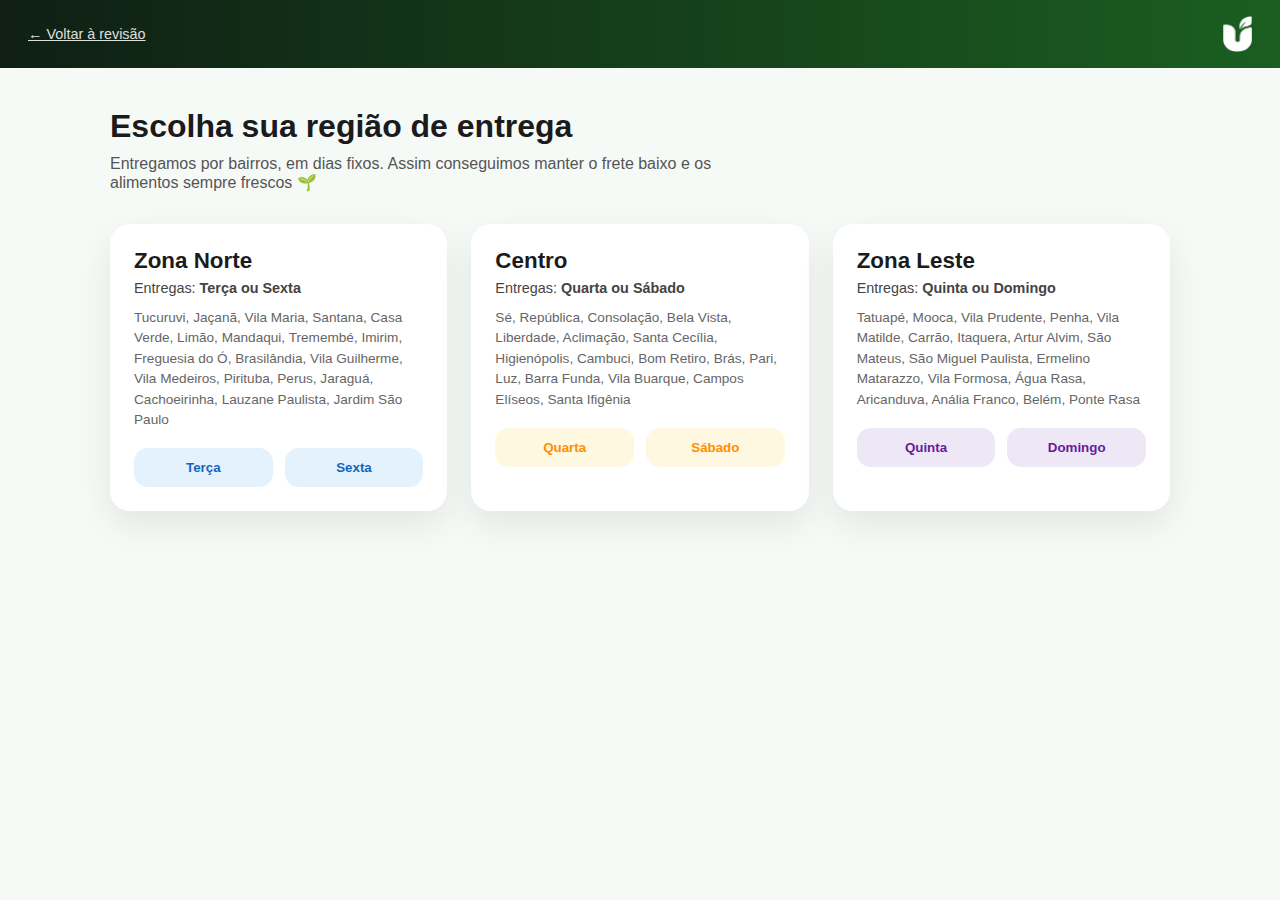
<file: urban-life/frontend/checkout.html>
<!doctype html>
<html lang="pt-BR">
<head>
  <meta charset="UTF-8" />
  <meta name="viewport" content="width=device-width, initial-scale=1.0" />
  <title>Checkout | Urban Life</title>
  <link rel="stylesheet" href="./css/checkout.css" />
</head>
<body>

<nav class="checkout-nav">
  <a href="./entrega.html">← Voltar</a>
  <img src="./imgs/logo_Prancheta 1 cópia (1).png" />
</nav>

<main class="checkout-container">

  <section class="checkout-form">
    <h1>Endereço de entrega</h1>

    <form id="form-checkout">
      <input required placeholder="Rua e número" />
      <input required placeholder="Bairro" />
      <input required placeholder="Cidade" />
      <input required placeholder="CEP" />

      <button type="submit" class="btn-finalizar">df
        Ir para pagamento
      </button>
    </form>
  </section>

  <aside class="checkout-resumo">
    <h3>Resumo</h3>

    <p><strong>Região:</strong> <span id="resumo-regiao"></span></p>
    <p><strong>Dia:</strong> <span id="resumo-dia"></span></p>
    <p><strong>Frete:</strong> R$ <span id="resumo-frete"></span></p>

    <hr />

    <p class="total">
      Total: R$ <strong id="resumo-total"></strong>
    </p>
  </aside>

</main>

<script src="./js/checkout.js"></script>
</body>
</html>
</file>
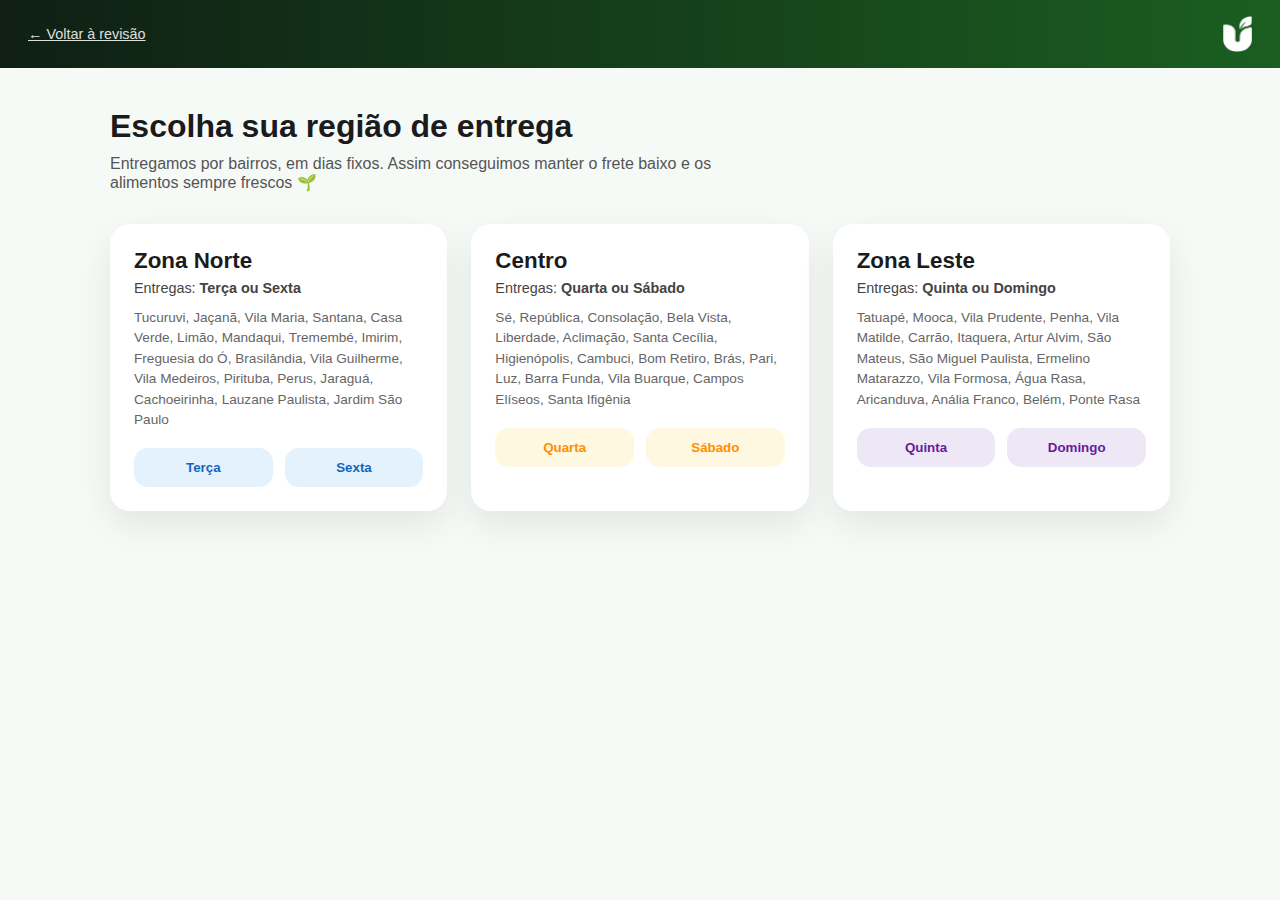
<file: urban-life/frontend/entrega.html>
<!doctype html>
<html lang="pt-BR">
<head>
  <meta charset="UTF-8" />
  <meta name="viewport" content="width=device-width, initial-scale=1.0"/>
  <title>Entrega | Urban Life</title>
  <link rel="stylesheet" href="./css/entrega.css" />
</head>
<body>

<nav class="entrega-nav">
  <a href="./revisao-cesta.html">← Voltar à revisão</a>
  <img src="./imgs/logo_Prancheta 1 cópia (1).png" alt="Urban Life" />
</nav>

<main class="entrega-container">

  <h1>Escolha sua região de entrega</h1>
  <p class="sub">
    Entregamos por bairros, em dias fixos.  
    Assim conseguimos manter o frete baixo e os alimentos sempre frescos 🌱
  </p>

  <section class="regioes">

    <!-- ZONA NORTE -->
    <div class="regiao-card norte">
      <h3>Zona Norte</h3>
      <p class="dias">Entregas: <strong>Terça ou Sexta</strong></p>

      <p class="bairros">
        Tucuruvi, Jaçanã, Vila Maria, Santana, Casa Verde, Limão,
        Mandaqui, Tremembé, Imirim, Freguesia do Ó, Brasilândia,
        Vila Guilherme, Vila Medeiros, Pirituba, Perus,
        Jaraguá, Cachoeirinha, Lauzane Paulista, Jardim São Paulo
      </p>

      <div class="acoes">
        <button onclick="selecionarRegiao('Zona Norte','Terça')">Terça</button>
        <button onclick="selecionarRegiao('Zona Norte','Sexta')">Sexta</button>
      </div>
    </div>

    <!-- CENTRO -->
    <div class="regiao-card centro">
      <h3>Centro</h3>
      <p class="dias">Entregas: <strong>Quarta ou Sábado</strong></p>

      <p class="bairros">
        Sé, República, Consolação, Bela Vista, Liberdade,
        Aclimação, Santa Cecília, Higienópolis, Cambuci,
        Bom Retiro, Brás, Pari, Luz, Barra Funda,
        Vila Buarque, Campos Elíseos, Santa Ifigênia
      </p>

      <div class="acoes">
        <button onclick="selecionarRegiao('Centro','Quarta')">Quarta</button>
        <button onclick="selecionarRegiao('Centro','Sábado')">Sábado</button>
      </div>
    </div>

    <!-- ZONA LESTE -->
    <div class="regiao-card leste">
      <h3>Zona Leste</h3>
      <p class="dias">Entregas: <strong>Quinta ou Domingo</strong></p>

      <p class="bairros">
        Tatuapé, Mooca, Vila Prudente, Penha, Vila Matilde,
        Carrão, Itaquera, Artur Alvim, São Mateus,
        São Miguel Paulista, Ermelino Matarazzo,
        Vila Formosa, Água Rasa, Aricanduva,
        Anália Franco, Belém, Ponte Rasa
      </p>

      <div class="acoes">
        <button onclick="selecionarRegiao('Zona Leste','Quinta')">Quinta</button>
        <button onclick="selecionarRegiao('Zona Leste','Domingo')">Domingo</button>
      </div>
    </div>

  </section>

</main>

<script src="./js/entrega.js"></script>
</body>
</html>
</file>
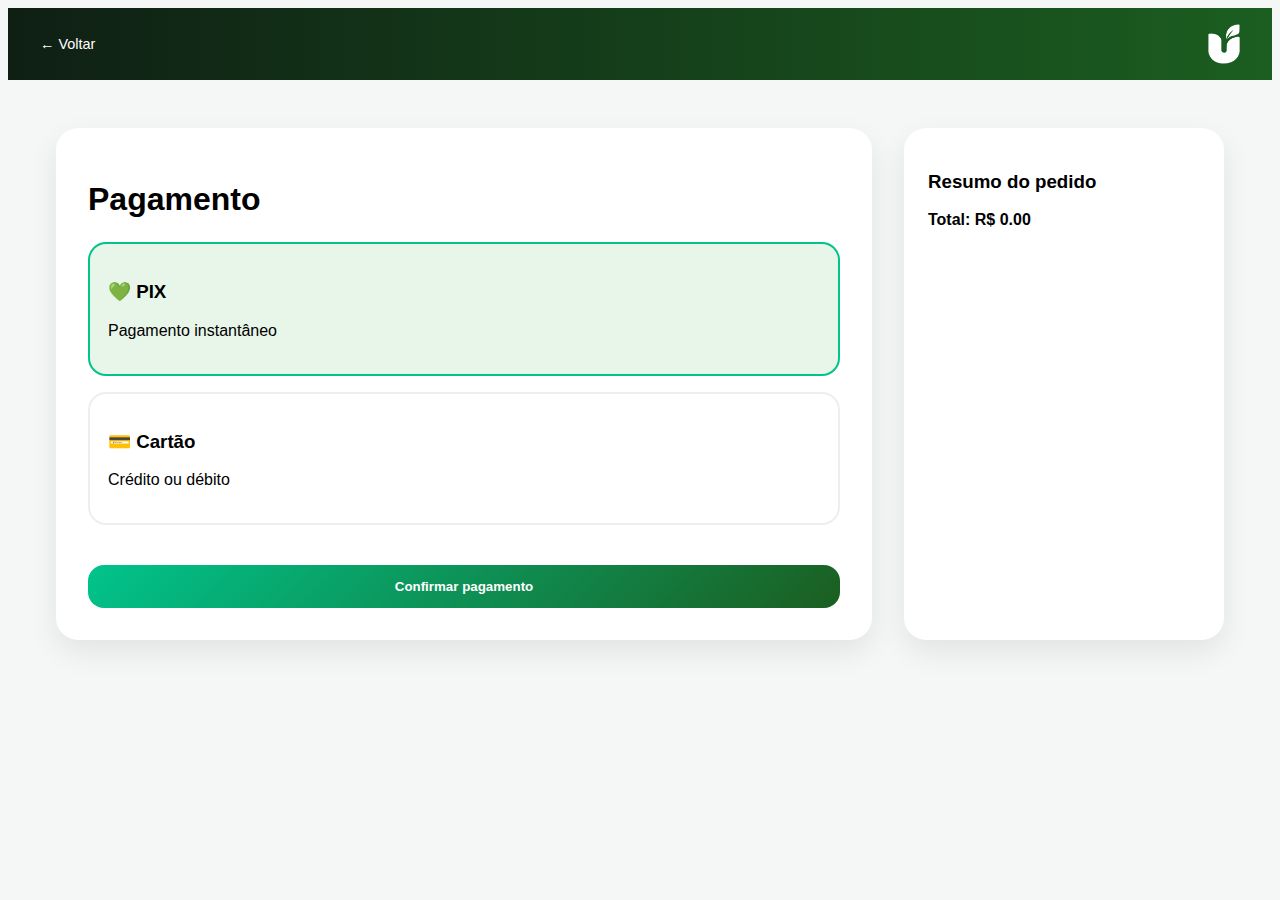
<file: urban-life/frontend/pagamento.html>
<!DOCTYPE html>
<html lang="pt-BR">
<head>
  <meta charset="UTF-8" />
  <meta name="viewport" content="width=device-width, initial-scale=1.0"/>
  <title>Pagamento | Urban Life</title>
  <link rel="stylesheet" href="./css/pagamento.css" />
</head>
<body>

<nav class="checkout-nav">
  <a href="./checkout.html">← Voltar</a>
  <img src="./imgs/logo_Prancheta 1 cópia (1).png" alt="Urban Life" />
</nav>

<main class="pagamento-container">

  <section class="pagamento-opcoes">
    <h1>Pagamento</h1>

    <div class="opcao ativo" data-metodo="pix">
      <h3>💚 PIX</h3>
      <p>Pagamento instantâneo</p>
    </div>

    <div class="opcao" data-metodo="cartao">
      <h3>💳 Cartão</h3>
      <p>Crédito ou débito</p>
    </div>

    <button id="confirmar-pagamento" class="btn-pagar">
      Confirmar pagamento
    </button>
  </section>

  <aside class="pagamento-resumo">
    <h3>Resumo do pedido</h3>
    <ul id="resumo-itens"></ul>
    <strong>Total: R$ <span id="resumo-total">0.00</span></strong>
  </aside>

</main>

<script src="./js/pagamento.js"></script>
</body>
</html>
</file>
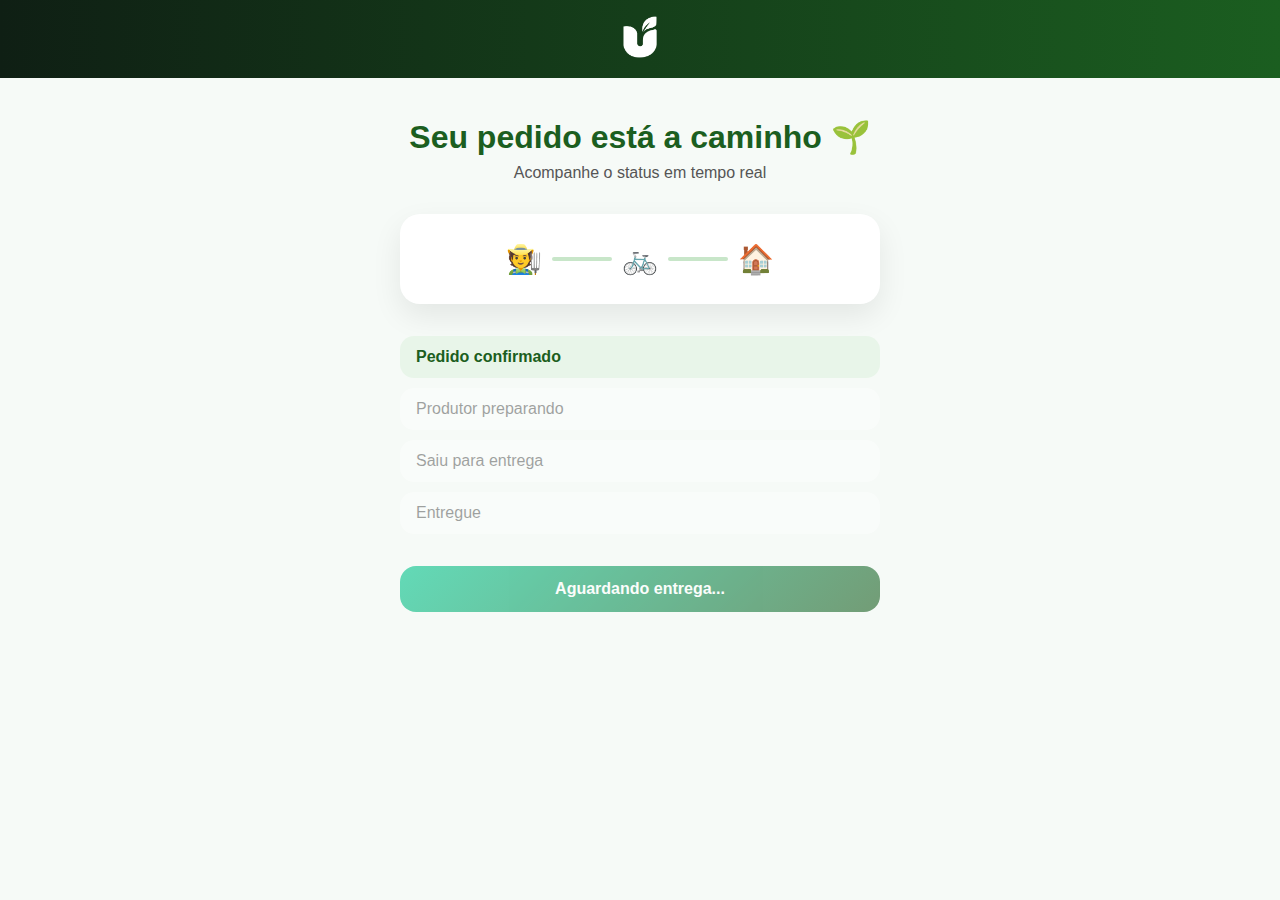
<file: urban-life/frontend/pedido-status.html>
<!DOCTYPE html>
<html lang="pt-BR">
<head>
  <meta charset="UTF-8" />
  <meta name="viewport" content="width=device-width, initial-scale=1.0"/>
  <title>Status do Pedido | Urban Life</title>
  <link rel="stylesheet" href="./css/pedido-status.css" />
</head>
<body>

<nav class="status-nav">
  <img src="./imgs/logo_Prancheta 1 cópia (1).png" alt="Urban Life">
</nav>

<main class="status-container">

  <h1>Seu pedido está a caminho 🌱</h1>
  <p class="subtitulo">Acompanhe o status em tempo real</p>

  <!-- MAPA FAKE -->
  <div class="mapa">
    <div class="rota">
      <span class="ponto produtor">🧑‍🌾</span>
      <span class="linha"></span>
      <span class="ponto bike">🚲</span>
      <span class="linha"></span>
      <span class="ponto casa">🏠</span>
    </div>
  </div>

  <!-- TIMELINE -->
  <ul class="timeline">
    <li class="ativo">Pedido confirmado</li>
    <li>Produtor preparando</li>
    <li>Saiu para entrega</li>
    <li>Entregue</li>
  </ul>

  <button id="acao-final" class="btn-final" disabled>
    Aguardando entrega...
  </button>

</main>

<script src="./js/pedido-status.js"></script>
</body>
</html>
</file>
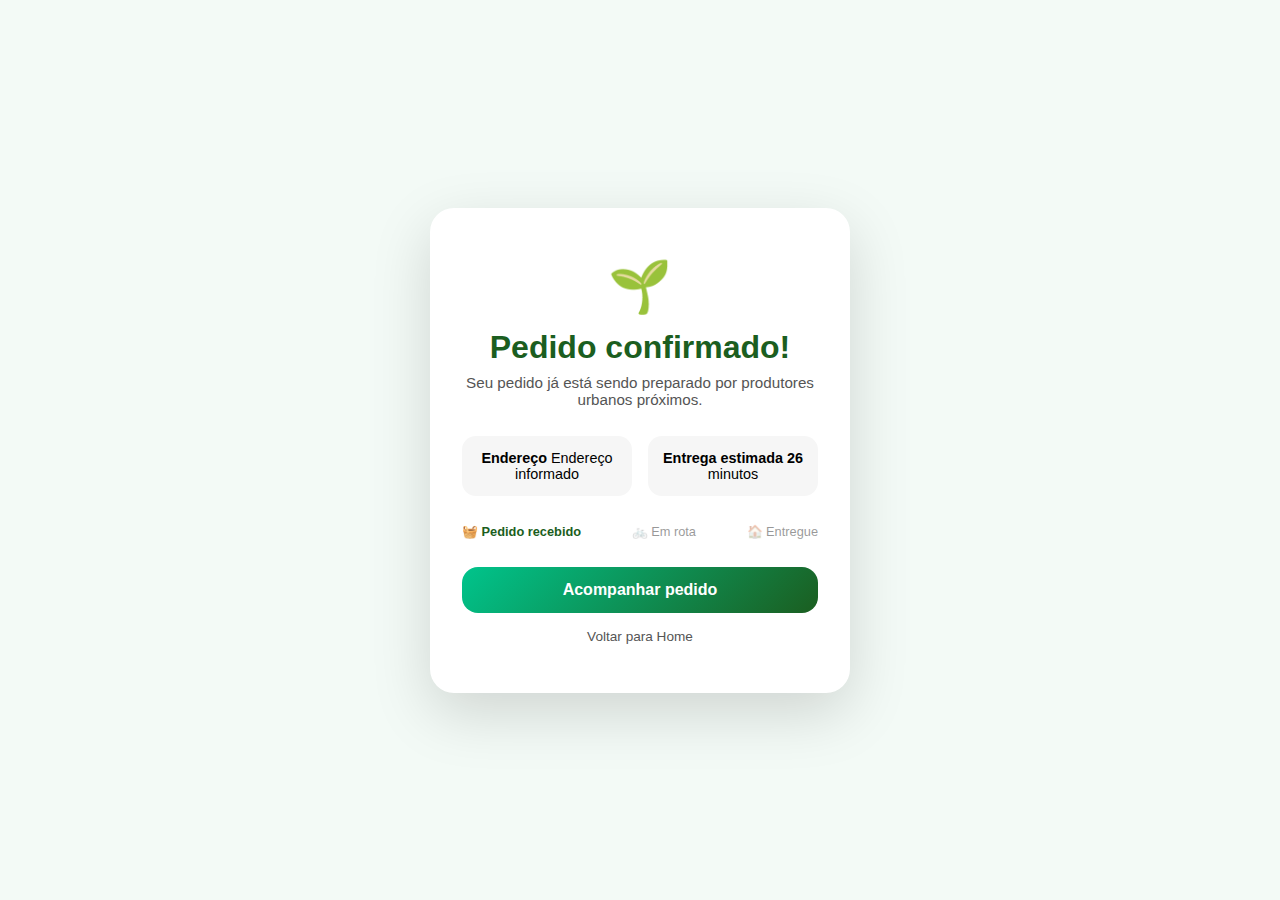
<file: urban-life/frontend/pedido.html>
<!DOCTYPE html>
<html lang="pt-BR">
<head>
  <meta charset="UTF-8" />
  <meta name="viewport" content="width=device-width, initial-scale=1.0"/>
  <title>Pedido confirmado | Urban Life</title>
  <link rel="stylesheet" href="./css/pedido.css" />
</head>
<body>

<main class="pedido-container">

  <div class="check-anim">🌱</div>

  <h1>Pedido confirmado!</h1>
  <p class="sub">
    Seu pedido já está sendo preparado por produtores urbanos próximos.
  </p>

  <div class="pedido-info">
    <div>
      <strong>Endereço</strong>
      <span id="endereco">Carregando...</span>
    </div>

    <div>
      <strong>Entrega estimada</strong>
      <span><b id="tempo">—</b> minutos</span>
    </div>
  </div>

  <div class="status">
    <div class="ativo">🧺 Pedido recebido</div>
    <div>🚲 Em rota</div>
    <div>🏠 Entregue</div>
  </div>

  <a href="./pedido-status.html" class="btn-principal">
    Acompanhar pedido
  </a>

  <a href="./index.html" class="voltar">
    Voltar para Home
  </a>

</main>

<script src="./js/pedido.js"></script>
</body>
</html>
</file>
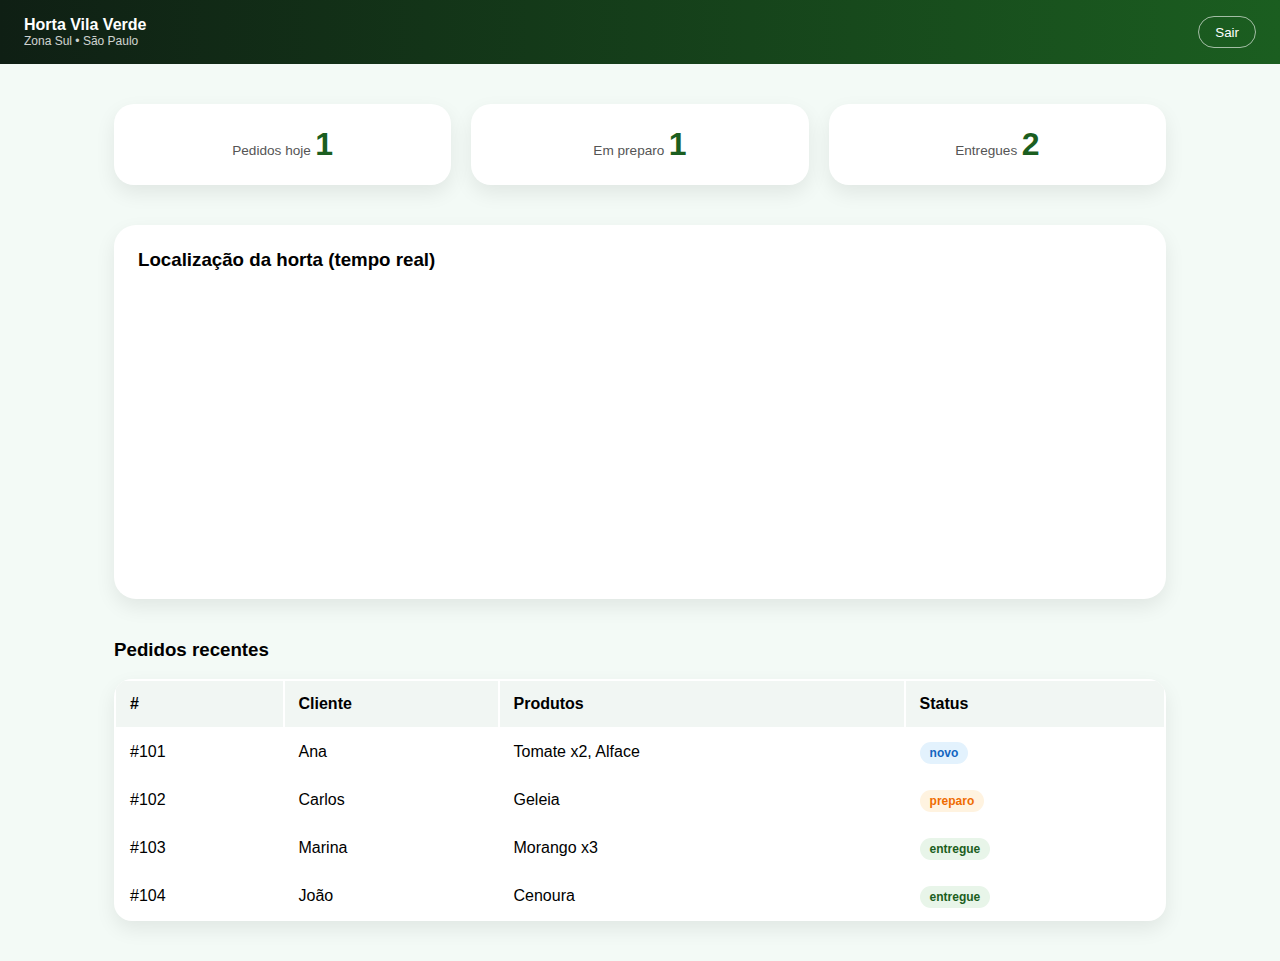
<file: urban-life/frontend/produtor-dashboard.html>
<!DOCTYPE html>
<html lang="pt-BR">
<head>
  <meta charset="UTF-8" />
  <meta name="viewport" content="width=device-width, initial-scale=1.0"/>
  <title>Dashboard do Produtor | Urban Life</title>
  <link rel="stylesheet" href="./css/produtor-dashboard.css" />
</head>
<body>

<nav class="dashboard-nav">
  <div>
    <strong>Horta Vila Verde</strong>
    <small>Zona Sul • São Paulo</small>
  </div>
  <button id="logout" class="btn-outline">Sair</button>
</nav>

<main class="dashboard-container">

  <!-- RESUMO -->
  <section class="dashboard-resumo">
    <div class="resumo-card">
      <span>Pedidos hoje</span>
      <strong id="qtd-hoje">0</strong>
    </div>
    <div class="resumo-card">
      <span>Em preparo</span>
      <strong id="qtd-preparo">0</strong>
    </div>
    <div class="resumo-card">
      <span>Entregues</span>
      <strong id="qtd-entregues">0</strong>
    </div>
  </section>

  <!-- MAPA -->
  <section class="dashboard-mapa">
    <h3>Localização da horta (tempo real)</h3>
    <iframe
      src="https://maps.google.com/maps?q=São%20Paulo&t=&z=14&ie=UTF8&iwloc=&output=embed"
      loading="lazy">
    </iframe>
  </section>

  <!-- PEDIDOS -->
  <section class="dashboard-pedidos">
    <h3>Pedidos recentes</h3>

    <table>
      <thead>
        <tr>
          <th>#</th>
          <th>Cliente</th>
          <th>Produtos</th>
          <th>Status</th>
        </tr>
      </thead>
      <tbody id="lista-pedidos"></tbody>
    </table>
  </section>

</main>

<script src="./js/produtor-dashboard.js"></script>
</body>
</html>
</file>
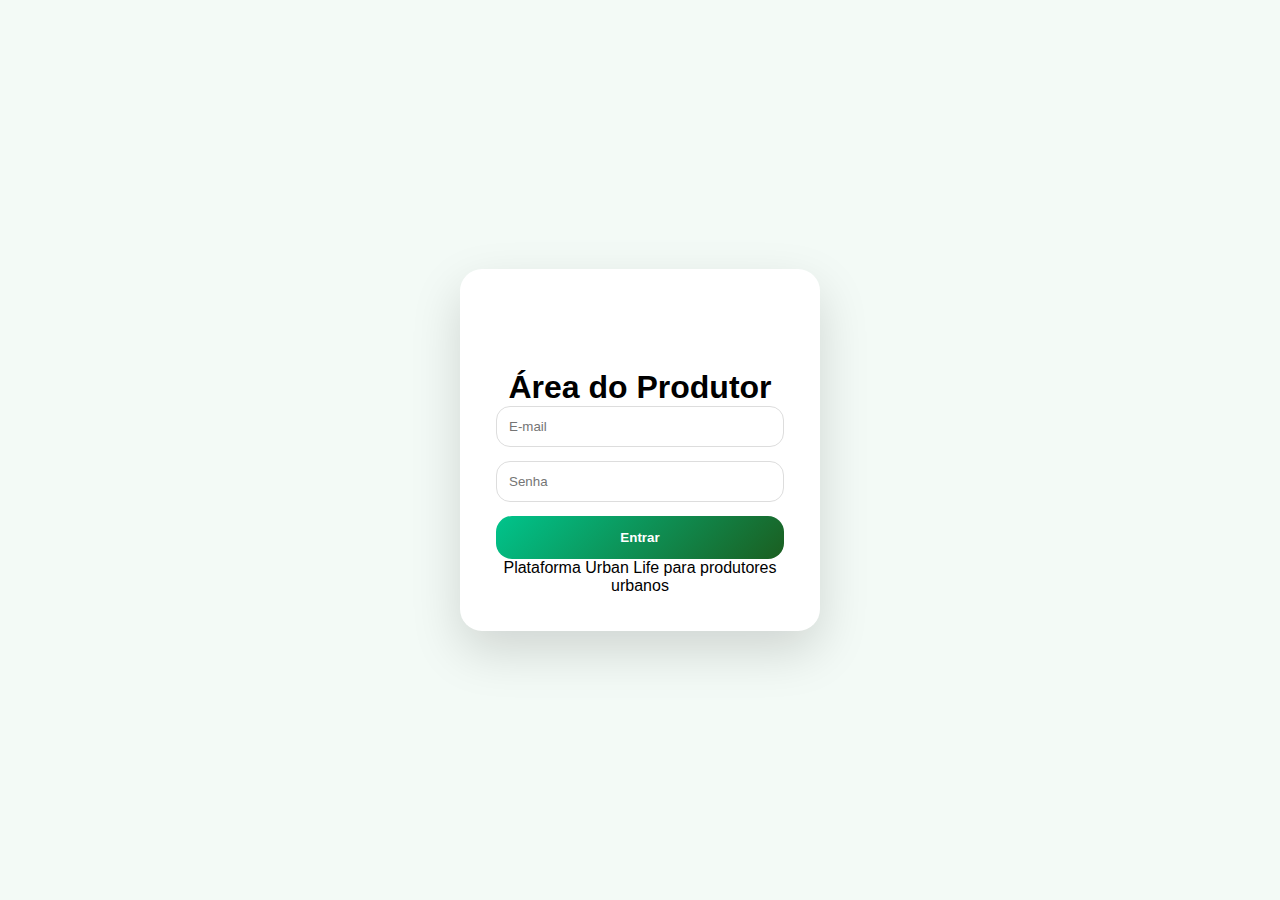
<file: urban-life/frontend/produtor-login.html>
<!DOCTYPE html>
<html lang="pt-BR">
<head>
  <meta charset="UTF-8" />
  <meta name="viewport" content="width=device-width, initial-scale=1.0"/>
  <title>Login do Produtor | Urban Life</title>
  <link rel="stylesheet" href="./css/produtor-dashboard.css" />
</head>
<body class="login-body">

<div class="login-box">
  <img src="./imgs/logo_Prancheta 1 cópia (1).png" class="login-logo">
  <h1>Área do Produtor</h1>

  <form id="login-form">
    <input type="email" placeholder="E-mail" required />
    <input type="password" placeholder="Senha" required />
    <button type="submit" class="btn-principal">Entrar</button>
  </form>

  <p class="login-info">
    Plataforma Urban Life para produtores urbanos
  </p>
</div>

<script src="./js/produtor-dashboard.js"></script>
</body>
</html>
</file>
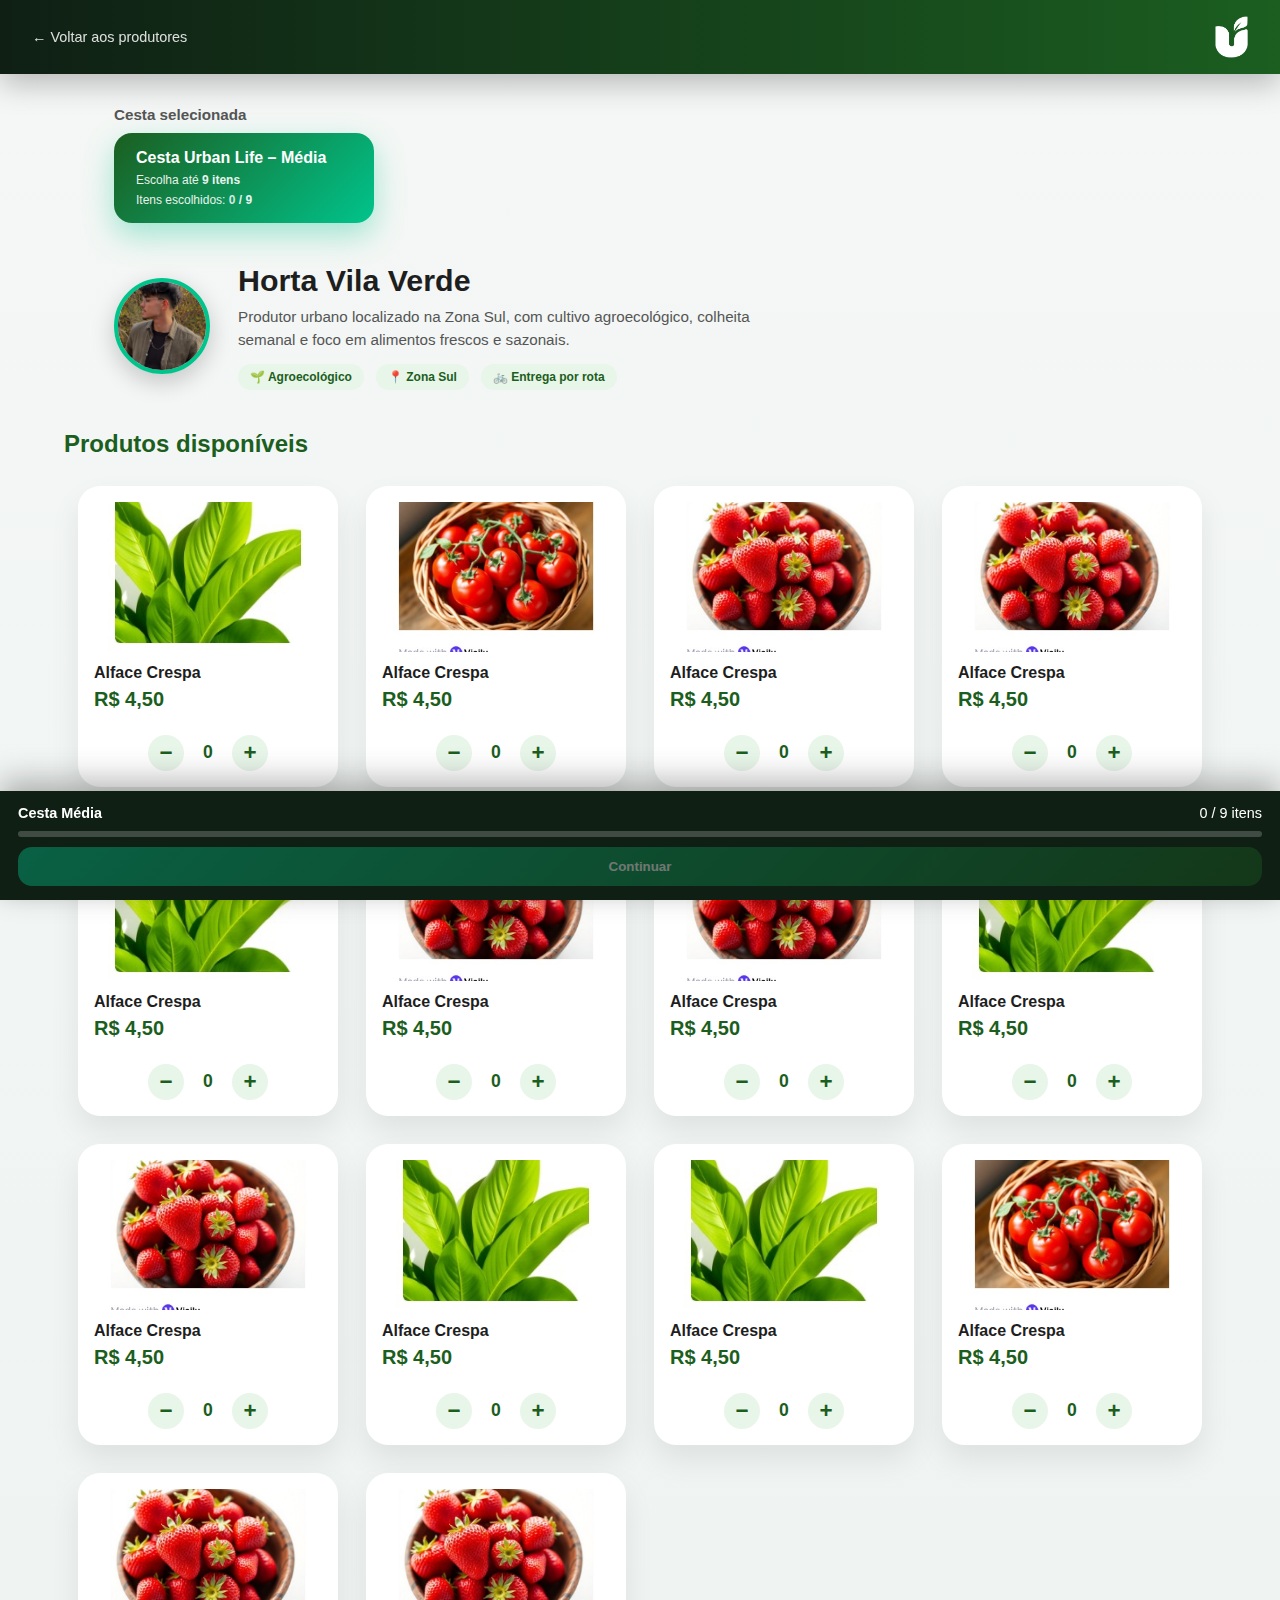
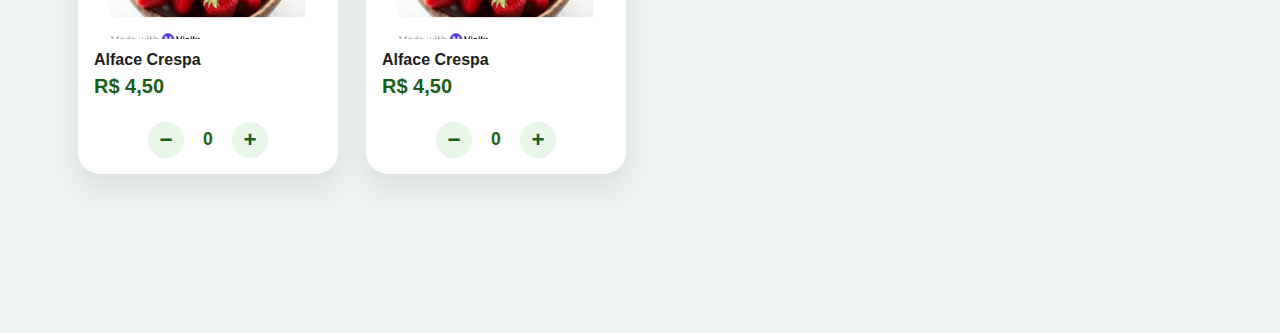
<file: urban-life/frontend/produtor.html>
<!doctype html>
<html lang="pt-BR">
  <head>
    <meta charset="UTF-8" />
    <meta name="viewport" content="width=device-width, initial-scale=1.0" />
    <title>Produtor | Urban Life</title>
    <link rel="stylesheet" href="./css/produtor.css" />
  </head>
  <body>
    <!-- NAVBAR -->
    <nav class="produtor-nav">
      <a href="./produtores.html">← Voltar aos produtores</a>
      <img src="./imgs/logo_Prancheta 1 cópia (1).png" alt="Urban Life" />
    </nav>

    <!-- RESUMO DA CESTA -->
    <section class="cesta-resumo">
      <h3>Cesta selecionada</h3>
      <div class="cesta-box">
        <strong>Cesta Urban Life – Média</strong>
        <span>Escolha até <b>9 itens</b></span>
        <span
          >Itens escolhidos: <b><span id="contador-itens">0</span> / 9</b></span
        >
      </div>
    </section>

    <!-- PRODUTOR -->
    <header class="produtor-header">
      <img
        src="./imgs/Captura de tela 2026-01-15 191743.png"
        alt="Produtor"
        class="produtor-avatar"
      />

      <div class="produtor-info">
        <h1>Horta Vila Verde</h1>
        <p>
          Produtor urbano localizado na Zona Sul, com cultivo agroecológico,
          colheita semanal e foco em alimentos frescos e sazonais.
        </p>

        <div class="produtor-tags">
          <span>🌱 Agroecológico</span>
          <span>📍 Zona Sul</span>
          <span>🚲 Entrega por rota</span>
        </div>
      </div>
    </header>

    <!-- PRODUTOS -->
    <section class="produtos-section">
      <h2>Produtos disponíveis</h2>

      <div class="grid-produtos">
        <!-- CARD -->
        <div class="produto-card">
          <img src="./imgs/verdura2.jpg" alt="Alface" />

          <h4>Alface Crespa</h4>
          <span class="preco">R$ 4,50</span>

          <div class="produto-controle">
            <button class="btn-remove">−</button>
            <span class="qtd-produto">0</span>
            <button class="btn-add">+</button>
          </div>
        </div>

        <div class="produto-card">
          <img src="./imgs/tomate1.jpg" alt="Alface" />

          <h4>Alface Crespa</h4>
          <span class="preco">R$ 4,50</span>

          <div class="produto-controle">
            <button class="btn-remove">−</button>
            <span class="qtd-produto">0</span>
            <button class="btn-add">+</button>
          </div>
        </div>

        <div class="produto-card">
          <img src="./imgs/morango.jpg" alt="Alface" />

          <h4>Alface Crespa</h4>
          <span class="preco">R$ 4,50</span>

          <div class="produto-controle">
            <button class="btn-remove">−</button>
            <span class="qtd-produto">0</span>
            <button class="btn-add">+</button>
          </div>
        </div>

        <div class="produto-card">
          <img src="./imgs/morango.jpg" alt="Alface" />

          <h4>Alface Crespa</h4>
          <span class="preco">R$ 4,50</span>

          <div class="produto-controle">
            <button class="btn-remove">−</button>
            <span class="qtd-produto">0</span>
            <button class="btn-add">+</button>
          </div>
        </div>
        <div class="produto-card">
          <img src="./imgs/verdura2.jpg" alt="Alface" />

          <h4>Alface Crespa</h4>
          <span class="preco">R$ 4,50</span>

          <div class="produto-controle">
            <button class="btn-remove">−</button>
            <span class="qtd-produto">0</span>
            <button class="btn-add">+</button>
          </div>
        </div>
        <div class="produto-card">
          <img src="./imgs/morango.jpg" alt="Alface" />

          <h4>Alface Crespa</h4>
          <span class="preco">R$ 4,50</span>

          <div class="produto-controle">
            <button class="btn-remove">−</button>
            <span class="qtd-produto">0</span>
            <button class="btn-add">+</button>
          </div>
        </div>
        <div class="produto-card">
          <img src="./imgs/morango.jpg" alt="Alface" />

          <h4>Alface Crespa</h4>
          <span class="preco">R$ 4,50</span>

          <div class="produto-controle">
            <button class="btn-remove">−</button>
            <span class="qtd-produto">0</span>
            <button class="btn-add">+</button>
          </div>
        </div>
        <div class="produto-card">
          <img src="./imgs/verdura2.jpg" alt="Alface" />

          <h4>Alface Crespa</h4>
          <span class="preco">R$ 4,50</span>

          <div class="produto-controle">
            <button class="btn-remove">−</button>
            <span class="qtd-produto">0</span>
            <button class="btn-add">+</button>
          </div>
        </div>
        <div class="produto-card">
          <img src="./imgs/morango.jpg" alt="Alface" />

          <h4>Alface Crespa</h4>
          <span class="preco">R$ 4,50</span>

          <div class="produto-controle">
            <button class="btn-remove">−</button>
            <span class="qtd-produto">0</span>
            <button class="btn-add">+</button>
          </div>
        </div>
        <div class="produto-card">
          <img src="./imgs/verdura2.jpg" alt="Alface" />

          <h4>Alface Crespa</h4>
          <span class="preco">R$ 4,50</span>

          <div class="produto-controle">
            <button class="btn-remove">−</button>
            <span class="qtd-produto">0</span>
            <button class="btn-add">+</button>
          </div>
        </div>
        <div class="produto-card">
          <img src="./imgs/verdura2.jpg" alt="Alface" />

          <h4>Alface Crespa</h4>
          <span class="preco">R$ 4,50</span>

          <div class="produto-controle">
            <button class="btn-remove">−</button>
            <span class="qtd-produto">0</span>
            <button class="btn-add">+</button>
          </div>
        </div>
        <div class="produto-card">
          <img src="./imgs/tomate1.jpg" alt="Alface" />

          <h4>Alface Crespa</h4>
          <span class="preco">R$ 4,50</span>

          <div class="produto-controle">
            <button class="btn-remove">−</button>
            <span class="qtd-produto">0</span>
            <button class="btn-add">+</button>
          </div>
        </div>
        <div class="produto-card">
          <img src="./imgs/morango.jpg" alt="Alface" />

          <h4>Alface Crespa</h4>
          <span class="preco">R$ 4,50</span>

          <div class="produto-controle">
            <button class="btn-remove">−</button>
            <span class="qtd-produto">0</span>
            <button class="btn-add">+</button>
          </div>
        </div>
        <div class="produto-card">
          <img src="./imgs/morango.jpg" alt="Alface" />

          <h4>Alface Crespa</h4>
          <span class="preco">R$ 4,50</span>

          <div class="produto-controle">
            <button class="btn-remove">−</button>
            <span class="qtd-produto">0</span>
            <button class="btn-add">+</button>
          </div>
        </div>
      </div>
    </section>

    <!-- FOOTER AÇÃO -->
    <footer class="produtor-footer">
      <button class="btn-avancar">Continuar para revisão da cesta</button>
    </footer>

    <!-- BARRA DA CESTA – RODAPÉ -->
    <div class="cesta-bar bottom" id="cestaBar">
      <div class="cesta-info">
        <strong>Cesta Média</strong>
        <span><span id="cestaQtd">0</span> / 9 itens</span>
      </div>

      <div class="cesta-progress">
        <div class="cesta-progress-fill" id="cestaProgress"></div>
      </div>

      <button class="btn-continuar" id="btnContinuar" disabled>
        Continuar
      </button>
    </div>

    <script src="./js/produtor.js"></script>
  </body>
</html>
</file>
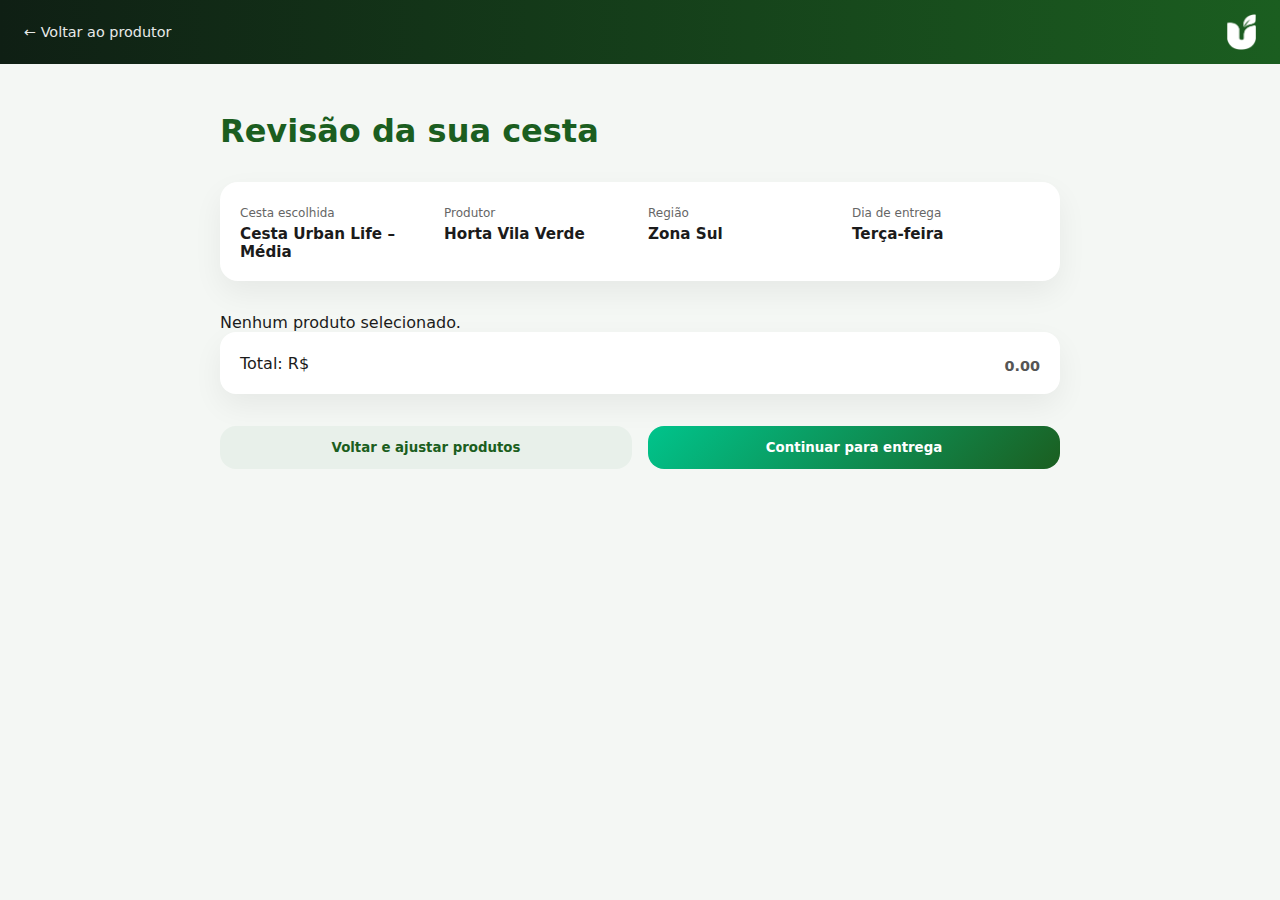
<file: urban-life/frontend/revisao-cesta.html>
<!doctype html>
<html lang="pt-BR">
  <head>
    <meta charset="UTF-8" />
    <meta name="viewport" content="width=device-width, initial-scale=1.0" />
    <title>Revisão da cesta | Urban Life</title>

    <!-- CSS DA REVISÃO -->
    <link rel="stylesheet" href="./css/revisao-cesta.css" />
  </head>
  <body>

    <!-- NAVBAR -->
    <nav class="revisao-nav">
      <a href="./produtor.html">← Voltar ao produtor</a>
      <img src="./imgs/logo_Prancheta 1 cópia (1).png" alt="Urban Life" />
    </nav>

    <!-- CONTEÚDO -->
    <main class="revisao-container">

      <h1>Revisão da sua cesta</h1>

      <!-- INFORMAÇÕES DA CESTA -->
      <section class="revisao-info">
        <div>
          <span>Cesta escolhida</span>
          <strong>Cesta Urban Life – Média</strong>
        </div>

        <div>
          <span>Produtor</span>
          <strong>Horta Vila Verde</strong>
        </div>

        <div>
          <span>Região</span>
          <strong>Zona Sul</strong>
        </div>

        <div>
          <span>Dia de entrega</span>
          <strong>Terça-feira</strong>
        </div>
      </section>

      <!-- LISTA DE PRODUTOS -->
      <ul id="listaProdutos"></ul>


      

        <!-- JS VAI RENDERIZAR AQUI -->

        <!-- EXEMPLO VISUAL (pode apagar depois) -->
        <!--
        <li class="item-produto">
          <div>
            <strong>Alface Crespa</strong>
            <span>Quantidade: 2</span>
          </div>
          <button class="btn-remover">Remover</button>
        </li>
        -->
      </ul>

      <!-- TOTAL -->
      <div class="resumo-total">
        Total: R$ <strong><span id="totalCesta">0.00</strong>
      </div>

      <!-- AÇÕES -->
      <div class="revisao-acoes">
        <button class="btn-voltar" onclick="window.location.href='./produtor.html'">
          Voltar e ajustar produtos
        </button>

        <button class="btn-avancar" id="btn-ir-checkout">
          Continuar para entrega 
        </button>
      </div>

    </main>

    <!-- JS DA REVISÃO -->
    <script src="./js/revisao-cesta.js"></script>
  </body>
</html>
</file>
<file: urban-life/frontend/css/entrega.css>
* {
  box-sizing: border-box;
  margin: 0;
  padding: 0;
  font-family: "Segoe UI", sans-serif;
}

body {
  background: #f6faf7;
  color: #1b1b1b;
}

/* NAV */
.entrega-nav {
  display: flex;
  justify-content: space-between;
  align-items: center;
  padding: 16px 28px;
  background: linear-gradient(90deg, #0f1f14, #1b5e20);
}

.entrega-nav a {
  color: #fff;
  font-size: 0.9rem;
  opacity: 0.85;
}

.entrega-nav img {
  height: 36px;
}

/* CONTAINER */
.entrega-container {
  max-width: 1100px;
  margin: 40px auto;
  padding: 0 20px;
}

.entrega-container h1 {
  font-size: 2rem;
  margin-bottom: 10px;
}

.sub {
  color: #555;
  margin-bottom: 32px;
  max-width: 640px;
}

/* REGIÕES */
.regioes {
  display: grid;
  grid-template-columns: repeat(auto-fit, minmax(280px, 1fr));
  gap: 24px;
}

.regiao-card {
  background: #fff;
  border-radius: 20px;
  padding: 24px;
  box-shadow: 0 14px 34px rgba(0,0,0,0.08);
  transition: transform 0.3s ease, box-shadow 0.3s ease;
}

.regiao-card:hover {
  transform: translateY(-6px);
  box-shadow: 0 22px 44px rgba(0,0,0,0.12);
}

.regiao-card h3 {
  font-size: 1.4rem;
  margin-bottom: 6px;
}

.dias {
  font-size: 0.9rem;
  margin-bottom: 12px;
  color: #444;
}

.bairros {
  font-size: 0.85rem;
  color: #666;
  line-height: 1.5;
  margin-bottom: 18px;
}

/* BOTÕES */
.acoes {
  display: flex;
  gap: 12px;
}

.acoes button {
  flex: 1;
  padding: 12px;
  border-radius: 14px;
  border: none;
  font-weight: 600;
  cursor: pointer;
  transition: all 0.25s ease;
}

/* CORES POR REGIÃO */
.norte .acoes button {
  background: #e3f2fd;
  color: #1565c0;
}
.norte .acoes button:hover {
  background: #1565c0;
  color: #fff;
}

.centro .acoes button {
  background: #fff8e1;
  color: #ff8f00;
}
.centro .acoes button:hover {
  background: #ff8f00;
  color: #fff;
}

.leste .acoes button {
  background: #ede7f6;
  color: #6a1b9a;
}
.leste .acoes button:hover {
  background: #6a1b9a;
  color: #fff;
}

/* MOBILE */
@media (max-width: 600px) {
  .entrega-container h1 {
    font-size: 1.6rem;
  }
}
</file>
<file: urban-life/frontend/css/pagamento.css>
body {
  background: #f4f7f5;
  font-family: "Segoe UI", sans-serif;
}

/* NAV */
.checkout-nav {
  display: flex;
  justify-content: space-between;
  align-items: center;
  padding: 16px 32px;
  background: linear-gradient(90deg, #0f1f14, #1b5e20);
}

.checkout-nav a {
  color: white;
  text-decoration: none;
  font-size: 0.9rem;
}

.checkout-nav img {
  height: 40px;
}

/* LAYOUT */
.pagamento-container {
  display: grid;
  grid-template-columns: 1fr 320px;
  gap: 32px;
  padding: 48px;
}

/* OPÇÕES */
.pagamento-opcoes {
  background: #fff;
  padding: 32px;
  border-radius: 22px;
  box-shadow: 0 12px 30px rgba(0,0,0,0.08);
}

.pagamento-opcoes h1 {
  margin-bottom: 24px;
}

.opcao {
  border: 2px solid #eee;
  padding: 18px;
  border-radius: 18px;
  margin-bottom: 16px;
  cursor: pointer;
  transition: all 0.3s ease;
}

.opcao.ativo {
  border-color: #00c48c;
  background: #e8f5e9;
}

.btn-pagar {
  width: 100%;
  margin-top: 24px;
  padding: 14px;
  border-radius: 16px;
  background: linear-gradient(135deg, #00c48c, #1b5e20);
  color: #fff;
  font-weight: 700;
  border: none;
  cursor: pointer;
}

/* RESUMO */
.pagamento-resumo {
  background: #fff;
  padding: 24px;
  border-radius: 22px;
  box-shadow: 0 12px 30px rgba(0,0,0,0.08);
}

.pagamento-resumo ul {
  list-style: none;
  margin-bottom: 16px;
  padding: 0;
}

.pagamento-resumo li {
  font-size: 0.85rem;
  margin-bottom: 6px;
}

/* MOBILE */
@media (max-width: 900px) {
  .pagamento-container {
    grid-template-columns: 1fr;
    padding: 24px;
  }
}
</file>
<file: urban-life/frontend/css/pedido-status.css>
* {
  margin: 0;
  padding: 0;
  box-sizing: border-box;
  font-family: "Segoe UI", sans-serif;
}

body {
  background: #f6faf7;
  color: #1b1b1b;
}

/* NAV */
.status-nav {
  background: linear-gradient(90deg, #0f1f14, #1b5e20);
  padding: 16px;
  text-align: center;
}

.status-nav img {
  height: 42px;
}

/* CONTAINER */
.status-container {
  max-width: 520px;
  margin: 40px auto;
  padding: 0 20px;
  text-align: center;
}

.status-container h1 {
  color: #1b5e20;
  margin-bottom: 8px;
}

.subtitulo {
  color: #555;
  margin-bottom: 32px;
}

/* MAPA */
.mapa {
  background: #fff;
  border-radius: 20px;
  padding: 28px;
  margin-bottom: 32px;
  box-shadow: 0 12px 30px rgba(0,0,0,0.08);
}

.rota {
  display: flex;
  align-items: center;
  justify-content: center;
}

.ponto {
  font-size: 1.8rem;
}

.linha {
  width: 60px;
  height: 4px;
  background: #c8e6c9;
  margin: 0 10px;
  border-radius: 4px;
  position: relative;
  overflow: hidden;
}

.linha::after {
  content: "";
  position: absolute;
  left: -40%;
  width: 40%;
  height: 100%;
  background: #1b5e20;
  animation: mover 2s infinite linear;
}

@keyframes mover {
  from { left: -40%; }
  to { left: 100%; }
}

/* TIMELINE */
.timeline {
  list-style: none;
  text-align: left;
  margin-bottom: 32px;
}

.timeline li {
  padding: 12px 16px;
  margin-bottom: 10px;
  background: #fff;
  border-radius: 14px;
  opacity: 0.4;
  transition: all 0.4s ease;
}

.timeline li.ativo {
  opacity: 1;
  background: #e8f5e9;
  font-weight: 600;
  color: #1b5e20;
}

/* BOTÃO */
.btn-final {
  width: 100%;
  padding: 14px;
  border-radius: 16px;
  border: none;
  font-size: 1rem;
  font-weight: 600;
  background: linear-gradient(135deg, #00c48c, #1b5e20);
  color: white;
  cursor: pointer;
  transition: all 0.3s ease;
}

.btn-final:disabled {
  opacity: 0.6;
  cursor: not-allowed;
}
</file>
<file: urban-life/frontend/css/pedido.css>
* {
  margin: 0;
  padding: 0;
  box-sizing: border-box;
  font-family: "Segoe UI", sans-serif;
}

body {
  background: #f3faf6;
  display: flex;
  align-items: center;
  justify-content: center;
  min-height: 100vh;
}

.pedido-container {
  background: #fff;
  padding: 48px 32px;
  border-radius: 24px;
  max-width: 420px;
  width: 100%;
  text-align: center;
  box-shadow: 0 20px 60px rgba(0,0,0,0.15);
}

.check-anim {
  font-size: 3.2rem;
  animation: pulse 1.6s ease-in-out infinite;
  margin-bottom: 12px;
}

@keyframes pulse {
  0%,100% { transform: scale(1); }
  50% { transform: scale(1.15); }
}

h1 {
  color: #1b5e20;
  margin-bottom: 8px;
}

.sub {
  color: #555;
  font-size: 0.95rem;
  margin-bottom: 28px;
}

.pedido-info {
  display: flex;
  justify-content: space-between;
  gap: 16px;
  margin-bottom: 28px;
  font-size: 0.9rem;
}

.pedido-info div {
  background: #f6f6f6;
  padding: 14px;
  border-radius: 14px;
  flex: 1;
}

.status {
  display: flex;
  justify-content: space-between;
  margin-bottom: 28px;
  font-size: 0.8rem;
}

.status div {
  opacity: 0.4;
}

.status .ativo {
  opacity: 1;
  font-weight: 600;
  color: #1b5e20;
}

.btn-principal {
  display: block;
  background: linear-gradient(135deg,#00c48c,#1b5e20);
  color: #fff;
  padding: 14px;
  border-radius: 16px;
  text-decoration: none;
  font-weight: 600;
  margin-bottom: 14px;
}

.voltar {
  font-size: 0.85rem;
  color: #555;
  text-decoration: none;
}
</file>
<file: urban-life/frontend/css/produtor-dashboard.css>
* {
  margin: 0;
  padding: 0;
  box-sizing: border-box;
  font-family: "Segoe UI", sans-serif;
}

body {
  background: #f3faf6;
}

/* LOGIN */
.login-body {
  height: 100vh;
  display: flex;
  align-items: center;
  justify-content: center;
}

.login-box {
  background: #ffffff;
  padding: 36px;
  border-radius: 22px;
  width: 100%;
  max-width: 360px;
  text-align: center;
  box-shadow: 0 20px 50px rgba(0,0,0,.15);
}

.login-logo {
  height: 42px;
  margin-bottom: 18px;
}

.login-box input {
  width: 100%;
  padding: 12px;
  margin-bottom: 14px;
  border-radius: 14px;
  border: 1px solid #ddd;
}

.btn-principal {
  width: 100%;
  padding: 14px;
  border-radius: 16px;
  border: none;
  background: linear-gradient(135deg,#00c48c,#1b5e20);
  color: white;
  font-weight: 600;
  cursor: pointer;
}

/* NAV */
.dashboard-nav {
  display: flex;
  justify-content: space-between;
  padding: 16px 24px;
  background: linear-gradient(90deg,#0f1f14,#1b5e20);
  color: white;
}

.dashboard-nav small {
  display: block;
  font-size: 0.75rem;
  opacity: 0.8;
}

.btn-outline {
  background: transparent;
  border: 1px solid rgba(255,255,255,.6);
  color: white;
  padding: 6px 16px;
  border-radius: 999px;
  cursor: pointer;
}

/* CONTAINER */
.dashboard-container {
  max-width: 1100px;
  margin: auto;
  padding: 40px 24px;
}

/* RESUMO */
.dashboard-resumo {
  display: grid;
  grid-template-columns: repeat(3,1fr);
  gap: 20px;
  margin-bottom: 40px;
}

.resumo-card {
  background: white;
  padding: 22px;
  border-radius: 20px;
  text-align: center;
  box-shadow: 0 8px 20px rgba(0,0,0,.08);
}

.resumo-card span {
  font-size: 0.85rem;
  color: #555;
}

.resumo-card strong {
  font-size: 2rem;
  color: #1b5e20;
}

/* MAPA */
.dashboard-mapa {
  background: white;
  padding: 24px;
  border-radius: 22px;
  margin-bottom: 40px;
  box-shadow: 0 8px 20px rgba(0,0,0,.08);
}

.dashboard-mapa iframe {
  width: 100%;
  height: 300px;
  border-radius: 16px;
  border: none;
}

/* TABELA */
.dashboard-pedidos h3 {
  margin-bottom: 18px;
}

table {
  width: 100%;
  background: white;
  border-radius: 18px;
  overflow: hidden;
  box-shadow: 0 8px 20px rgba(0,0,0,.08);
}

th, td {
  padding: 14px;
  text-align: left;
}

th {
  background: #f1f6f3;
}

.status {
  padding: 4px 10px;
  border-radius: 999px;
  font-size: 0.75rem;
  font-weight: 600;
}

.status.novo { background: #e3f2fd; color: #1565c0; }
.status.preparo { background: #fff3e0; color: #ef6c00; }
.status.entregue { background: #e8f5e9; color: #1b5e20; }

/* MOBILE */
@media (max-width: 900px) {
  .dashboard-resumo {
    grid-template-columns: 1fr;
  }
}
</file>
<file: urban-life/frontend/css/checkout.css>
/* =========================
   RESET + BASE
========================= */
* {
  margin: 0;
  padding: 0;
  box-sizing: border-box;
  font-family: "Segoe UI", system-ui, sans-serif;
}

body {
  background: linear-gradient(180deg, #f6faf7, #eef5f0);
  color: #1b1b1b;
  min-height: 100vh;
}

/* =========================
   NAVBAR
========================= */
.checkout-nav {
  display: flex;
  align-items: center;
  justify-content: space-between;
  padding: 16px 32px;
  background: linear-gradient(90deg, #0f1f14, #1b5e20);
  box-shadow: 0 10px 30px rgba(0,0,0,0.25);
}

.checkout-nav a {
  color: #fff;
  font-size: 0.9rem;
  opacity: 0.85;
  text-decoration: none;
}

.checkout-nav a:hover {
  opacity: 1;
}

.checkout-nav img {
  height: 38px;
}

/* =========================
   CONTAINER
========================= */
.checkout-container {
  max-width: 1100px;
  margin: 48px auto;
  padding: 0 24px;
  display: grid;
  grid-template-columns: 1.2fr 0.8fr;
  gap: 32px;
}

/* =========================
   FORMULÁRIO
========================= */
.checkout-form {
  background: #ffffff;
  border-radius: 24px;
  padding: 32px;
  box-shadow: 0 20px 50px rgba(0,0,0,0.08);
  animation: fadeUp 0.5s ease;
}

.checkout-form h1 {
  font-size: 1.8rem;
  margin-bottom: 12px;
}

.checkout-form p {
  font-size: 0.95rem;
  color: #555;
  margin-bottom: 24px;
}

/* animação urbana */
.checkout-animacao {
  display: flex;
  align-items: center;
  gap: 12px;
  margin-bottom: 28px;
}

.checkout-animacao span {
  font-size: 1.3rem;
}

.checkout-animacao .linha {
  flex: 1;
  height: 2px;
  background: linear-gradient(90deg, #00c48c, #1b5e20);
  border-radius: 2px;
  opacity: 0.4;
}

/* inputs */
.checkout-form form {
  display: grid;
  gap: 16px;
}

.checkout-form input {
  padding: 14px 16px;
  border-radius: 14px;
  border: 1px solid #ddd;
  font-size: 0.95rem;
  transition: border 0.25s ease, box-shadow 0.25s ease;
}

.checkout-form input:focus {
  outline: none;
  border-color: #00c48c;
  box-shadow: 0 0 0 3px rgba(0,196,140,0.15);
}

/* botão principal */
.btn-finalizar {
  margin-top: 12px;
  padding: 16px;
  border-radius: 18px;
  border: none;
  background: linear-gradient(135deg, #00c48c, #1b5e20);
  color: #ffffff;
  font-size: 1rem;
  font-weight: 600;
  cursor: pointer;
  transition: transform 0.25s ease, box-shadow 0.25s ease;
}

.btn-finalizar:hover {
  transform: translateY(-2px);
  box-shadow: 0 18px 40px rgba(0,196,140,0.45);
}

.btn-finalizar:active {
  transform: scale(0.98);
}

/* =========================
   RESUMO DO PEDIDO
========================= */
.checkout-resumo {
  background: #ffffff;
  border-radius: 24px;
  padding: 28px;
  box-shadow: 0 20px 50px rgba(0,0,0,0.08);
  display: flex;
  flex-direction: column;
  gap: 18px;
  animation: fadeUp 0.6s ease;
}

.checkout-resumo h3 {
  font-size: 1.3rem;
  margin-bottom: 8px;
}

#resumo-itens {
  list-style: none;
  display: flex;
  flex-direction: column;
  gap: 12px;
  max-height: 260px;
  overflow-y: auto;
  padding-right: 6px;
}

#resumo-itens li {
  font-size: 0.9rem;
  color: #444;
  display: flex;
  justify-content: space-between;
  border-bottom: 1px solid #eee;
  padding-bottom: 8px;
}

.checkout-resumo strong {
  font-size: 1.2rem;
  color: #1b5e20;
  margin-top: auto;
}

/* =========================
   ANIMAÇÕES
========================= */
@keyframes fadeUp {
  from {
    opacity: 0;
    transform: translateY(14px);
  }
  to {
    opacity: 1;
    transform: translateY(0);
  }
}

/* =========================
   RESPONSIVO
========================= */
@media (max-width: 900px) {
  .checkout-container {
    grid-template-columns: 1fr;
  }
}

@media (max-width: 600px) {
  .checkout-form,
  .checkout-resumo {
    padding: 24px;
    border-radius: 18px;
  }

  .checkout-form h1 {
    font-size: 1.5rem;
  }
}
</file>
<file: urban-life/frontend/css/produtor.css>
/* =========================
   RESET & BASE
========================= */
* {
  margin: 0;
  padding: 0;
  box-sizing: border-box;
  font-family: "Segoe UI", sans-serif;
}

body {
  background: linear-gradient(180deg, #f4f7f5, #eef3f1);
  color: #1e1e1e;
}

/* =========================
   NAVBAR
========================= */
.produtor-nav {
  position: sticky;
  top: 0;
  z-index: 100;
  background: linear-gradient(90deg, #0f1f14, #1b5e20);
  display: flex;
  align-items: center;
  justify-content: space-between;
  padding: 16px 32px;
  box-shadow: 0 10px 30px rgba(0,0,0,0.25);
}

.produtor-nav a {
  color: #ffffff;
  font-size: 0.9rem;
  text-decoration: none;
  opacity: 0.85;
}

.produtor-nav a:hover {
  opacity: 1;
}

.produtor-nav img {
  height: 42px;
}

/* =========================
   CESTA RESUMO
========================= */
.cesta-resumo {
  max-width: 1100px;
  margin: 32px auto 0;
  padding: 0 24px;
}

.cesta-resumo h3 {
  font-size: 0.95rem;
  color: #555;
  margin-bottom: 10px;
}

.cesta-box {
  background: linear-gradient(135deg, #1b5e20, #00c48c);
  color: #ffffff;
  padding: 16px 22px;
  border-radius: 18px;
  display: flex;
  flex-direction: column;
  gap: 6px;
  box-shadow: 0 12px 30px rgba(0,196,140,0.35);
  max-width: 260px;
}

.cesta-box span {
  font-size: 0.75rem;
  opacity: 0.9;
}

/* =========================
   PRODUTOR HEADER
========================= */
.produtor-header {
  max-width: 1100px;
  margin: 40px auto;
  padding: 0 24px;
  display: flex;
  align-items: center;
  gap: 28px;
}

.produtor-avatar {
  width: 96px;
  height: 96px;
  border-radius: 50%;
  object-fit: cover;
  border: 4px solid #00c48c;
  box-shadow: 0 8px 24px rgba(0,0,0,0.2);
}

.produtor-info h1 {
  font-size: 1.9rem;
  margin-bottom: 8px;
}

.produtor-info p {
  font-size: 0.95rem;
  color: #555;
  max-width: 520px;
  line-height: 1.5;
}

.produtor-tags {
  display: flex;
  gap: 12px;
  margin-top: 12px;
}

.produtor-tags span {
  background: #e8f5e9;
  color: #1b5e20;
  padding: 6px 12px;
  border-radius: 999px;
  font-size: 0.75rem;
  font-weight: 600;
}

/* =========================
   PRODUTOS
========================= */
.produtos-section {
  max-width: 1200px;
  margin: 40px auto 80px;
  padding: 0 24px;
}

.produtos-section h2 {
  font-size: 1.5rem;
  margin-bottom: 28px;
  color: #1b5e20;
}

.grid-produtos {
  display: grid;
  grid-template-columns: repeat(auto-fit, minmax(220px, 260px));
  gap: 28px;
  justify-content: center;
}

/* CARD */
.produto-card {
  background: #ffffff;
  border-radius: 22px;
  padding: 16px;
  box-shadow: 0 14px 30px rgba(0,0,0,0.08);
  transition: transform 0.3s ease, box-shadow 0.3s ease;
  display: flex;
  flex-direction: column;
}

.produto-card:hover {
  transform: translateY(-8px);
  box-shadow: 0 22px 48px rgba(0,0,0,0.14);
}

.produto-card img {
  width: 100%;
  height: 150px;
  object-fit: cover;
  border-radius: 16px;
  margin-bottom: 12px;
}

.produto-card h4 {
  font-size: 1rem;
  margin-bottom: 6px;
}

.produto-card .preco {
  font-size: 1.25rem;
  font-weight: 700;
  color: #1b5e20;
  margin-bottom: 12px;
}

/* =========================
   CONTROLE DE PRODUTO (+ / -)
========================= */

.controle-produto {
  display: flex;
  align-items: center;
  justify-content: center;
  gap: 14px;
  margin-top: 12px;
}

/* botões + e - */
.controle-produto button {
  width: 38px;
  height: 38px;
  border-radius: 50%;
  border: none;
  background: linear-gradient(135deg, #00c48c, #1b5e20);
  color: #ffffff;
  font-size: 1.4rem;
  font-weight: 700;
  cursor: pointer;
  display: flex;
  align-items: center;
  justify-content: center;
  box-shadow: 0 6px 18px rgba(0, 196, 140, 0.35);
  transition: all 0.25s ease;
}

/* hover */
.controle-produto button:hover {
  transform: translateY(-2px);
  box-shadow: 0 10px 26px rgba(0, 196, 140, 0.5);
}

/* active */
.controle-produto button:active {
  transform: scale(0.95);
}

/* botão menos visualmente mais leve */
.controle-produto .btn-menos {
  background: #e8f5e9;
  color: #1b5e20;
  box-shadow: none;
}

.controle-produto .btn-menos:hover {
  background: #dff2e1;
}

/* quantidade */
.qtd-produto {
  min-width: 28px;
  text-align: center;
  font-size: 1.1rem;
  font-weight: 700;
  color: #1b5e20;
}


/* =========================
   FOOTER AÇÃO
========================= */
.produtor-footer {
  position: sticky;
  bottom: 0;
  background: #ffffff;
  border-top: 1px solid #eee;
  padding: 16px 24px;
  display: flex;
  justify-content: center;
  box-shadow: 0 -8px 20px rgba(0,0,0,0.08);
}

.btn-avancar {
  padding: 14px 32px;
  border-radius: 20px;
  background: linear-gradient(135deg, #00c48c, #1b5e20);
  color: #ffffff;
  font-size: 1rem;
  font-weight: 700;
  border: none;
  cursor: pointer;
  transition: transform 0.25s ease, box-shadow 0.25s ease;
}

.btn-avancar:hover {
  transform: translateY(-3px);
  box-shadow: 0 16px 36px rgba(0,196,140,0.5);
}

/* =========================
   RESPONSIVO
========================= */
@media (max-width: 768px) {
  .produtor-header {
    flex-direction: column;
    text-align: center;
  }

  .produtor-info p {
    max-width: 100%;
  }

  .produtor-tags {
    justify-content: center;
  }
}
/* =========================
   BARRA DA CESTA – RODAPÉ
========================= */

.cesta-bar.bottom {
  position: fixed;
  bottom: 0;
  left: 0;
  right: 0;
  background: #0f1f14;
  color: #fff;
  padding: 14px 18px;
  display: flex;
  flex-direction: column;
  gap: 10px;
  z-index: 999;
  box-shadow: 0 -10px 30px rgba(0,0,0,0.3);
}

.cesta-info {
  display: flex;
  justify-content: space-between;
  font-size: 0.9rem;
}

.cesta-progress {
  width: 100%;
  height: 6px;
  background: rgba(255,255,255,0.2);
  border-radius: 999px;
  overflow: hidden;
}

.cesta-progress-fill {
  height: 100%;
  width: 0%;
  background: #00c48c;
  transition: width 0.3s ease;
}

.btn-continuar {
  width: 100%;
  padding: 12px;
  border-radius: 14px;
  border: none;
  background: linear-gradient(135deg, #00c48c, #1b5e20);
  color: #fff;
  font-weight: 700;
  cursor: pointer;
  opacity: 0.4;
  transition: all 0.3s ease;
}

.btn-continuar:enabled {
  opacity: 1;
}

.btn-continuar:enabled:hover {
  box-shadow: 0 10px 30px rgba(0,196,140,0.4);
}
/* =========================
   CONTROLE DE PRODUTO
========================= */

.produto-controle {
  display: flex;
  align-items: center;
  justify-content: center;
  gap: 14px;
  margin-top: 12px;
}

.produto-controle button {
  width: 36px;
  height: 36px;
  border-radius: 50%;
  border: none;
  background: #e8f5e9;
  color: #1b5e20;
  font-size: 1.4rem;
  font-weight: 700;
  cursor: pointer;
  transition: all 0.2s ease;
}

.produto-controle button:hover {
  background: #00c48c;
  color: #fff;
}

.qtd-produto {
  min-width: 20px;
  text-align: center;
  font-weight: 600;
}
</file>
<file: urban-life/frontend/css/revisao-cesta.css>
/* RESET BÁSICO */
* {
  margin: 0;
  padding: 0;
  box-sizing: border-box;
  font-family: "Segoe UI", system-ui, sans-serif;
}

body {
  background: #f4f7f4;
  color: #1b1b1b;
}

/* =========================
   NAVBAR
========================= */
.revisao-nav {
  position: sticky;
  top: 0;
  z-index: 100;
  background: linear-gradient(90deg, #0f1f14, #1b5e20);
  padding: 14px 24px;
  display: flex;
  align-items: center;
  justify-content: space-between;
}

.revisao-nav a {
  color: #ffffff;
  font-size: 0.9rem;
  text-decoration: none;
  opacity: 0.9;
}

.revisao-nav a:hover {
  opacity: 1;
}

.revisao-nav img {
  height: 36px;
}

/* =========================
   CONTAINER
========================= */
.revisao-container {
  max-width: 880px;
  margin: 0 auto;
  padding: 48px 20px;
}

.revisao-container h1 {
  font-size: 2rem;
  margin-bottom: 32px;
  color: #1b5e20;
}

/* =========================
   INFO DA CESTA
========================= */
.revisao-info {
  display: grid;
  grid-template-columns: repeat(auto-fit, minmax(180px, 1fr));
  gap: 16px;
  background: #ffffff;
  padding: 20px;
  border-radius: 18px;
  box-shadow: 0 12px 30px rgba(0,0,0,0.06);
  margin-bottom: 32px;
}

.revisao-info div span {
  font-size: 0.75rem;
  color: #666;
}

.revisao-info div strong {
  display: block;
  margin-top: 4px;
  font-size: 0.95rem;
}

/* =========================
   LISTA DE PRODUTOS
========================= */
.lista-produtos {
  list-style: none;
  background: #ffffff;
  border-radius: 18px;
  padding: 20px;
  box-shadow: 0 12px 30px rgba(0,0,0,0.06);
  margin-bottom: 24px;
}

.item-produto {
  display: flex;
  align-items: center;
  justify-content: space-between;
  padding: 14px 0;
  border-bottom: 1px solid #eee;
}

.item-produto:last-child {
  border-bottom: none;
}

.item-produto strong {
  font-size: 0.95rem;
}

.item-produto span {
  display: block;
  font-size: 0.8rem;
  color: #666;
  margin-top: 4px;
}

/* remover */
.btn-remover {
  background: #f3f3f3;
  border: none;
  padding: 8px 12px;
  border-radius: 12px;
  cursor: pointer;
  font-size: 0.75rem;
  font-weight: 600;
  transition: background 0.2s ease;
}

.btn-remover:hover {
  background: #ffdede;
  color: #b00000;
}

/* =========================
   TOTAL
========================= */
.resumo-total {
  display: flex;
  justify-content: space-between;
  align-items: center;
  background: #ffffff;
  padding: 18px 20px;
  border-radius: 16px;
  box-shadow: 0 12px 30px rgba(0,0,0,0.06);
  margin-bottom: 32px;
}

.resumo-total span {
  font-size: 0.9rem;
  color: #555;
}

.resumo-total strong {
  font-size: 1.4rem;
  color: #1b5e20;
}

/* =========================
   AÇÕES
========================= */
.revisao-acoes {
  display: flex;
  gap: 16px;
  justify-content: space-between;
}

.btn-voltar {
  flex: 1;
  padding: 14px;
  border-radius: 16px;
  background: #e8f0ea;
  border: none;
  cursor: pointer;
  font-weight: 600;
  color: #1b5e20;
  transition: background 0.25s ease;
}

.btn-voltar:hover {
  background: #dce9e1;
}

.btn-avancar {
  flex: 1;
  padding: 14px;
  border-radius: 16px;
  background: linear-gradient(135deg, #00c48c, #1b5e20);
  color: #ffffff;
  border: none;
  font-weight: 700;
  cursor: pointer;
  transition: transform 0.25s ease, box-shadow 0.25s ease;
}

.btn-avancar:hover {
  transform: translateY(-2px);
  box-shadow: 0 14px 34px rgba(0,196,140,0.35);
}

/* =========================
   RESPONSIVO
========================= */
@media (max-width: 600px) {
  .revisao-container h1 {
    font-size: 1.6rem;
  }

  .revisao-acoes {
    flex-direction: column;
  }
}
</file>
